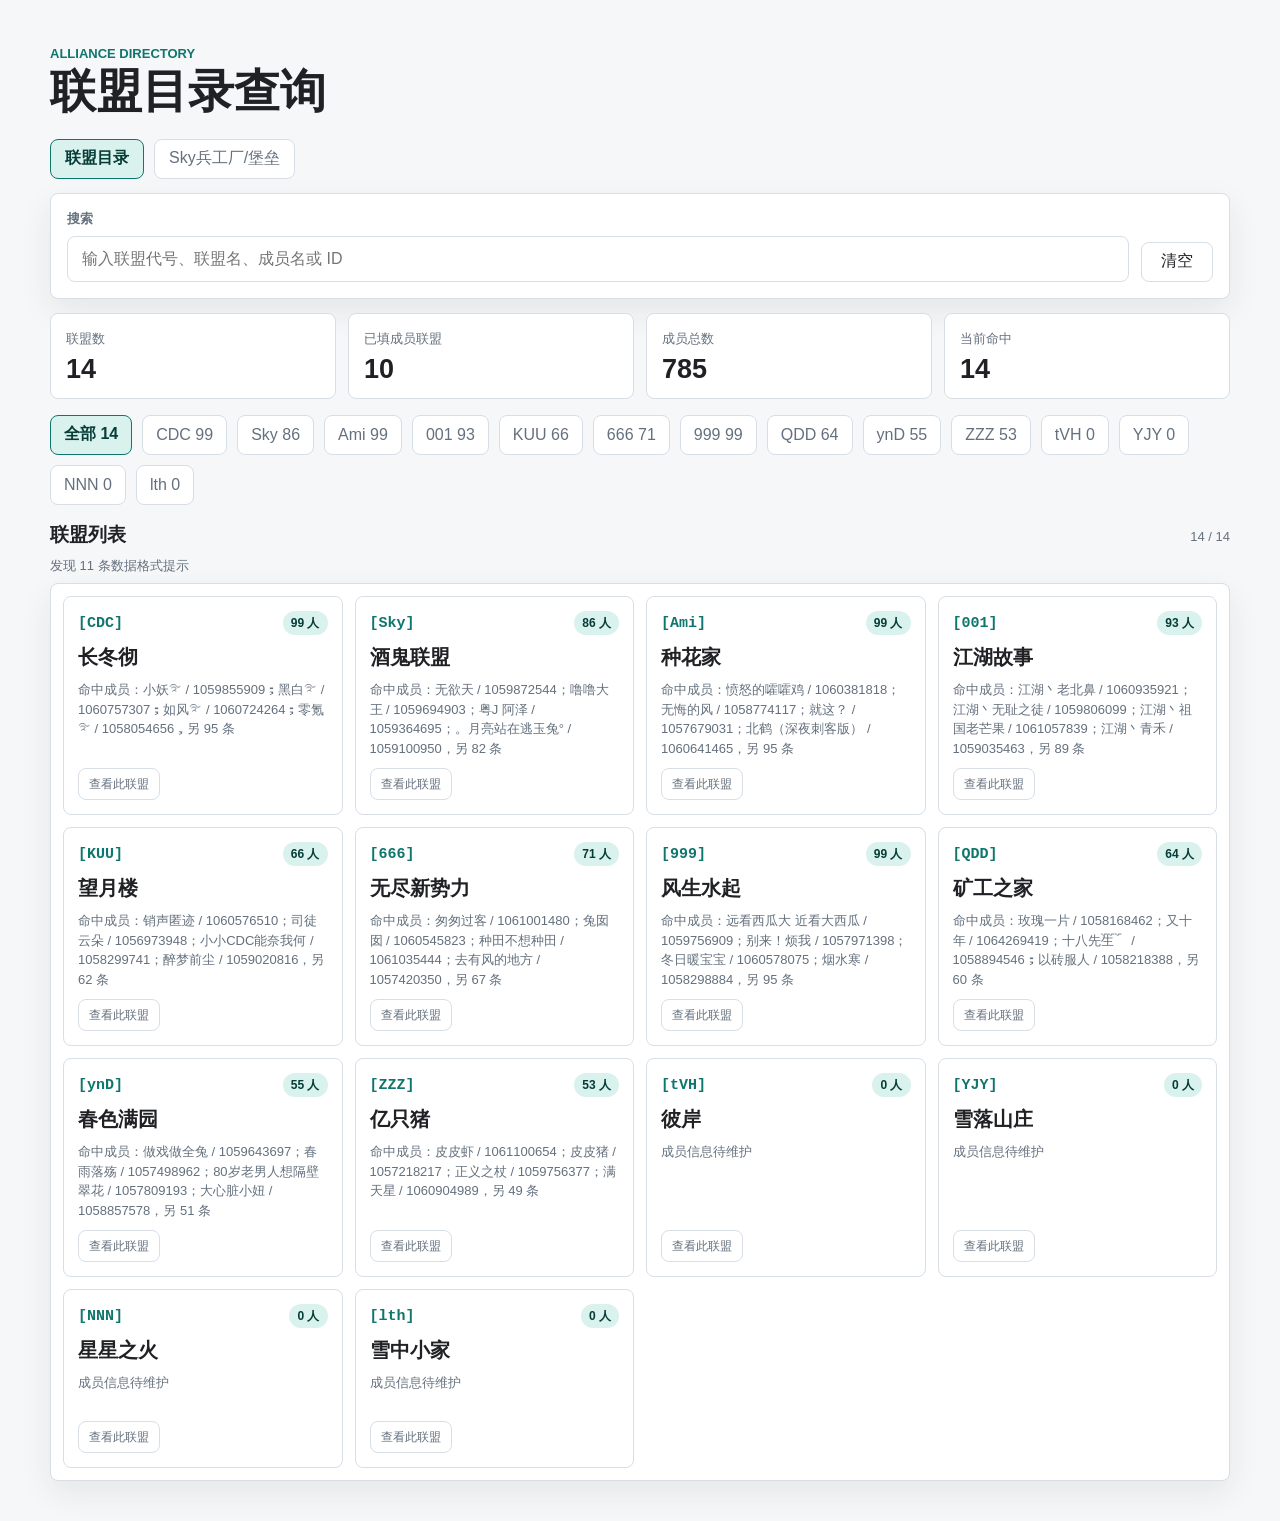
<file: index.html>
<!doctype html>
<html lang="zh-CN">
  <head>
    <meta charset="utf-8">
    <meta name="viewport" content="width=device-width, initial-scale=1">
    <title>联盟目录查询</title>
    <link rel="stylesheet" href="styles.css">
  </head>
  <body>
    <main class="app-shell">
      <section class="topbar">
        <div>
          <p class="eyebrow">Alliance directory</p>
          <h1>联盟目录查询</h1>
        </div>
        <div class="source-pill is-hidden" id="sourceStatus" aria-live="polite"></div>
      </section>

      <nav class="page-nav" aria-label="页面导航">
        <a class="nav-link active" href="index.html">联盟目录</a>
        <a class="nav-link" href="sky.html">Sky兵工厂/堡垒</a>
      </nav>

      <section class="controls" aria-label="查询控制">
        <label class="search-box">
          <span>搜索</span>
          <input
            id="searchInput"
            type="search"
            autocomplete="off"
            placeholder="输入联盟代号、联盟名、成员名或 ID"
          >
        </label>
        <button class="ghost-button" id="clearButton" type="button" title="清空搜索">清空</button>
      </section>

      <section class="stats-grid" id="statsGrid" aria-label="统计信息"></section>

      <section class="filter-row" id="filterRow" aria-label="联盟筛选"></section>

      <section class="result-section">
        <div class="result-heading">
          <h2 id="resultTitle">联盟列表</h2>
          <p id="resultMeta"></p>
        </div>
        <div class="status-line" id="statusLine" role="status"></div>
        <div id="resultTable" class="result-table"></div>
        <div id="resultList" class="result-list"></div>
      </section>
    </main>

    <script src="app.js"></script>
  </body>
</html>
</file>
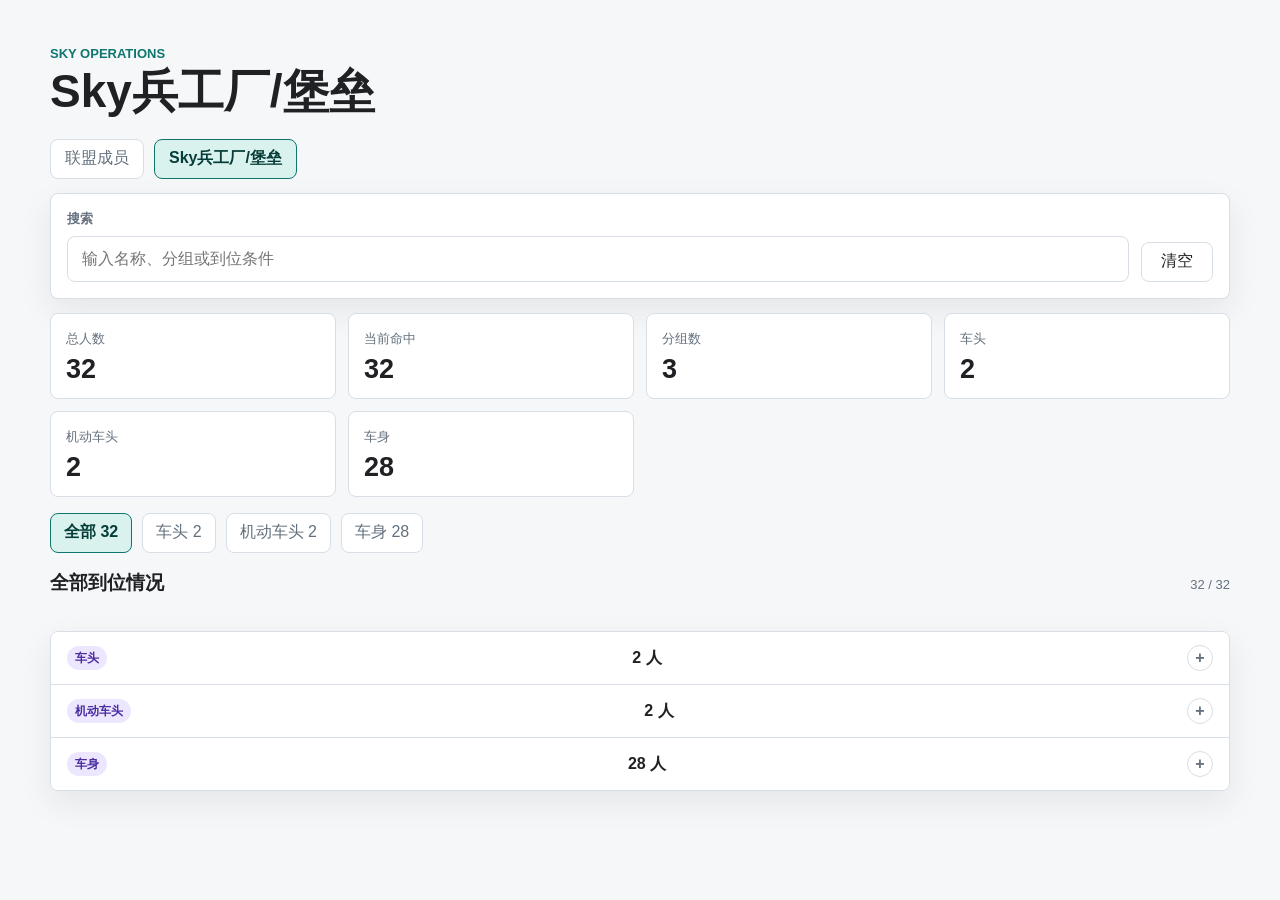
<file: sky.html>
<!doctype html>
<html lang="zh-CN">
  <head>
    <meta charset="utf-8">
    <meta name="viewport" content="width=device-width, initial-scale=1">
    <title>Sky兵工厂/堡垒</title>
    <link rel="stylesheet" href="styles.css">
  </head>
  <body>
    <main class="app-shell">
      <section class="topbar">
        <div>
          <p class="eyebrow">Sky operations</p>
          <h1>Sky兵工厂/堡垒</h1>
        </div>
        <div class="source-pill is-hidden" id="sourceStatus" aria-live="polite"></div>
      </section>

      <nav class="page-nav" aria-label="页面导航">
        <a class="nav-link" href="index.html">联盟成员</a>
        <a class="nav-link active" href="sky.html">Sky兵工厂/堡垒</a>
      </nav>

      <section class="controls" aria-label="查询控制">
        <label class="search-box">
          <span>搜索</span>
          <input
            id="searchInput"
            type="search"
            autocomplete="off"
            placeholder="输入名称、分组或到位条件"
          >
        </label>
        <button class="ghost-button" id="clearButton" type="button" title="清空搜索">清空</button>
      </section>

      <section class="stats-grid" id="statsGrid" aria-label="统计信息"></section>

      <section class="filter-row" id="filterRow" aria-label="分组筛选"></section>

      <section class="result-section">
        <div class="result-heading">
          <h2 id="resultTitle">到位列表</h2>
          <p id="resultMeta"></p>
        </div>
        <div class="status-line" id="statusLine" role="status"></div>
        <div id="resultTable" class="result-table"></div>
        <div id="resultList" class="result-list"></div>
      </section>
    </main>

    <script src="sky.js"></script>
  </body>
</html>
</file>
<file: styles.css>
:root {
  color-scheme: light;
  --bg: #f6f7f9;
  --surface: #ffffff;
  --surface-strong: #f0f4f8;
  --text: #202124;
  --muted: #64707d;
  --line: #d8dee6;
  --accent: #0f766e;
  --accent-weak: #d9f2ed;
  --danger: #b42318;
  --danger-weak: #fde2df;
  --warn: #a15c00;
  --warn-weak: #fff0c2;
  --info: #315f9f;
  --info-weak: #e3edff;
  --shadow: 0 12px 32px rgba(32, 33, 36, 0.08);
}

* {
  box-sizing: border-box;
}

body {
  margin: 0;
  min-height: 100vh;
  background: var(--bg);
  color: var(--text);
  font-family: "Microsoft YaHei", "PingFang SC", "Segoe UI", Arial, sans-serif;
}

button,
input {
  font: inherit;
}

.app-shell {
  width: min(1180px, calc(100% - 32px));
  margin: 0 auto;
  padding: 28px 0 40px;
}

.topbar {
  display: flex;
  align-items: flex-end;
  justify-content: space-between;
  gap: 20px;
  padding: 18px 0 22px;
}

.eyebrow {
  margin: 0 0 6px;
  color: var(--accent);
  font-size: 13px;
  font-weight: 700;
  letter-spacing: 0;
  text-transform: uppercase;
}

h1,
h2,
p {
  margin: 0;
}

h1 {
  font-size: clamp(30px, 4vw, 46px);
  line-height: 1.08;
}

h2 {
  font-size: 19px;
  line-height: 1.3;
}

.source-pill {
  flex: 0 0 auto;
  max-width: 100%;
  padding: 9px 12px;
  border: 1px solid var(--line);
  border-radius: 8px;
  background: var(--surface);
  color: var(--muted);
  font-size: 13px;
  box-shadow: var(--shadow);
}

.is-hidden {
  display: none !important;
}

.page-nav {
  display: flex;
  flex-wrap: wrap;
  gap: 10px;
  margin-bottom: 14px;
}

.nav-link {
  min-height: 40px;
  display: inline-flex;
  align-items: center;
  justify-content: center;
  padding: 0 14px;
  border: 1px solid var(--line);
  border-radius: 8px;
  background: var(--surface);
  color: var(--muted);
  text-decoration: none;
}

.nav-link:hover {
  border-color: var(--accent);
  color: var(--text);
}

.nav-link.active {
  border-color: var(--accent);
  background: var(--accent-weak);
  color: #063d38;
  font-weight: 700;
}

.controls {
  display: grid;
  grid-template-columns: minmax(0, 1fr) auto;
  gap: 12px;
  align-items: end;
  padding: 16px;
  border: 1px solid var(--line);
  border-radius: 8px;
  background: var(--surface);
  box-shadow: var(--shadow);
}

.search-box {
  display: grid;
  gap: 8px;
}

.search-box span {
  color: var(--muted);
  font-size: 13px;
  font-weight: 700;
}

.search-box input {
  width: 100%;
  min-height: 46px;
  border: 1px solid var(--line);
  border-radius: 8px;
  padding: 0 14px;
  outline: none;
  background: #fff;
  color: var(--text);
}

.search-box input:focus {
  border-color: var(--accent);
  box-shadow: 0 0 0 3px var(--accent-weak);
}

.ghost-button,
.copy-button,
.filter-button {
  min-height: 40px;
  border: 1px solid var(--line);
  border-radius: 8px;
  background: var(--surface);
  color: var(--text);
  cursor: pointer;
}

.ghost-button {
  min-width: 72px;
  padding: 0 14px;
}

.ghost-button:hover,
.copy-button:hover,
.filter-button:hover {
  border-color: var(--accent);
}

.stats-grid {
  display: grid;
  grid-template-columns: repeat(4, minmax(0, 1fr));
  gap: 12px;
  margin-top: 14px;
}

.stat-item {
  min-height: 86px;
  padding: 15px;
  border: 1px solid var(--line);
  border-radius: 8px;
  background: var(--surface);
}

.stat-item strong {
  display: block;
  margin-top: 8px;
  font-size: 27px;
  line-height: 1;
}

.stat-item span {
  color: var(--muted);
  font-size: 13px;
}

.filter-row {
  display: flex;
  flex-wrap: wrap;
  gap: 10px;
  margin-top: 16px;
}

.filter-button {
  padding: 0 13px;
  color: var(--muted);
}

.filter-button.active {
  border-color: var(--accent);
  background: var(--accent-weak);
  color: #063d38;
  font-weight: 700;
}

.result-section {
  margin-top: 18px;
}

.result-heading {
  display: flex;
  align-items: baseline;
  justify-content: space-between;
  gap: 16px;
  margin-bottom: 10px;
}

.result-heading p,
.status-line {
  color: var(--muted);
  font-size: 13px;
}

.status-line {
  min-height: 18px;
  margin-bottom: 8px;
}

.result-table {
  overflow: hidden;
  border: 1px solid var(--line);
  border-radius: 8px;
  background: var(--surface);
  box-shadow: var(--shadow);
}

.alliance-grid {
  display: grid;
  grid-template-columns: repeat(auto-fill, minmax(230px, 1fr));
  gap: 12px;
  padding: 12px;
}

.alliance-card {
  min-height: 168px;
  display: flex;
  flex-direction: column;
  gap: 10px;
  border: 1px solid var(--line);
  border-radius: 8px;
  background: var(--surface);
  padding: 14px;
}

.alliance-card-head {
  display: flex;
  align-items: center;
  justify-content: space-between;
  gap: 10px;
}

.alliance-code {
  color: var(--accent);
  font-family: Consolas, "SFMono-Regular", Menlo, monospace;
  font-size: 15px;
  font-weight: 800;
}

.alliance-card h3 {
  margin: 0;
  font-size: 20px;
  line-height: 1.25;
}

.alliance-card p {
  min-height: 38px;
  color: var(--muted);
  font-size: 13px;
  line-height: 1.5;
}

.alliance-card .copy-button {
  align-self: flex-start;
  margin-top: auto;
}

.detail-panel {
  padding: 16px;
  border-bottom: 1px solid var(--line);
  background: var(--surface);
}

.detail-panel-head {
  display: flex;
  align-items: center;
  justify-content: space-between;
  gap: 14px;
}

.detail-panel h3 {
  margin: 6px 0 0;
  font-size: 22px;
  line-height: 1.25;
}

.detail-panel p {
  margin-top: 10px;
  color: var(--muted);
  font-size: 13px;
}

.member-detail {
  background: var(--surface);
}

.member-card-list {
  display: grid;
  gap: 10px;
}

.compact-record-grid {
  grid-template-columns: 64px minmax(0, 1fr);
}

table {
  width: 100%;
  border-collapse: collapse;
}

th,
td {
  padding: 12px 14px;
  border-bottom: 1px solid var(--line);
  text-align: left;
  vertical-align: top;
  font-size: 14px;
}

th {
  background: var(--surface-strong);
  color: var(--muted);
  font-size: 12px;
  font-weight: 800;
}

tbody tr:last-child td {
  border-bottom: 0;
}

.mono {
  font-family: Consolas, "SFMono-Regular", Menlo, monospace;
  font-weight: 700;
}

.tag {
  display: inline-flex;
  align-items: center;
  min-height: 24px;
  padding: 2px 8px;
  border-radius: 999px;
  font-size: 12px;
  font-weight: 700;
}

.tag-solid {
  background: var(--danger-weak);
  color: var(--danger);
}

.tag-watch {
  background: var(--warn-weak);
  color: var(--warn);
}

.tag-hostile {
  background: var(--info-weak);
  color: var(--info);
}

.tag-alliance {
  background: var(--accent-weak);
  color: #063d38;
}

.tag-role {
  background: #ece7ff;
  color: #4b2ca0;
}

.tag-condition-success {
  background: #dff6e4;
  color: #176b35;
}

.tag-condition-info {
  background: #e3edff;
  color: #315f9f;
}

.tag-condition-danger {
  background: #fde2df;
  color: #b42318;
}

.tag-condition-warn {
  background: #fff0c2;
  color: #a15c00;
}

.tag-condition-muted {
  background: #edf1f5;
  color: #5f6b78;
}

.role-accordion,
.condition-accordion {
  border-bottom: 1px solid var(--line);
  background: var(--surface);
}

.role-accordion:last-child,
.condition-accordion:last-child {
  border-bottom: 0;
}

.role-accordion > summary,
.condition-accordion > summary {
  min-height: 52px;
  display: flex;
  align-items: center;
  justify-content: space-between;
  gap: 12px;
  padding: 12px 16px;
  cursor: pointer;
  list-style: none;
}

.role-accordion > summary::-webkit-details-marker,
.condition-accordion > summary::-webkit-details-marker {
  display: none;
}

.role-accordion > summary::after,
.condition-accordion > summary::after {
  content: "+";
  width: 24px;
  height: 24px;
  display: inline-flex;
  align-items: center;
  justify-content: center;
  border: 1px solid var(--line);
  border-radius: 999px;
  color: var(--muted);
  font-weight: 800;
}

.role-accordion[open] > summary::after,
.condition-accordion[open] > summary::after {
  content: "-";
}

.role-accordion > summary:hover,
.condition-accordion > summary:hover {
  background: var(--surface-strong);
}

.condition-accordion {
  margin: 0 12px 10px;
  border: 1px solid var(--line);
  border-radius: 8px;
  overflow: hidden;
}

.condition-accordion > summary {
  background: #fbfcfd;
}

.copy-button {
  min-height: 32px;
  padding: 0 10px;
  color: var(--muted);
  font-size: 12px;
}

.result-list {
  display: none;
}

.record-card {
  border: 1px solid var(--line);
  border-radius: 8px;
  background: var(--surface);
  padding: 14px;
}

.record-top {
  display: flex;
  align-items: center;
  justify-content: space-between;
  gap: 12px;
}

.record-grid {
  display: grid;
  grid-template-columns: 76px minmax(0, 1fr);
  gap: 7px 10px;
  margin-top: 12px;
  font-size: 14px;
}

.record-grid span:nth-child(odd) {
  color: var(--muted);
}

.empty-state,
.error-state {
  padding: 24px;
  border: 1px solid var(--line);
  border-radius: 8px;
  background: var(--surface);
  color: var(--muted);
}

.error-state {
  border-color: var(--danger);
  color: var(--danger);
}

@media (max-width: 820px) {
  .app-shell {
    width: min(100% - 24px, 1180px);
    padding-top: 16px;
  }

  .topbar,
  .result-heading {
    display: grid;
    align-items: start;
  }

  .controls {
    grid-template-columns: 1fr;
  }

  .ghost-button {
    width: 100%;
  }

  .stats-grid {
    grid-template-columns: repeat(2, minmax(0, 1fr));
  }

  .result-table .alliance-grid {
    display: none;
  }

  .result-list {
    display: grid;
    gap: 10px;
  }
}

@media (max-width: 460px) {
  .stats-grid {
    grid-template-columns: 1fr;
  }

  .filter-button {
    flex: 1 1 calc(50% - 8px);
  }

  .alliance-grid {
    grid-template-columns: 1fr;
  }
}
</file>
